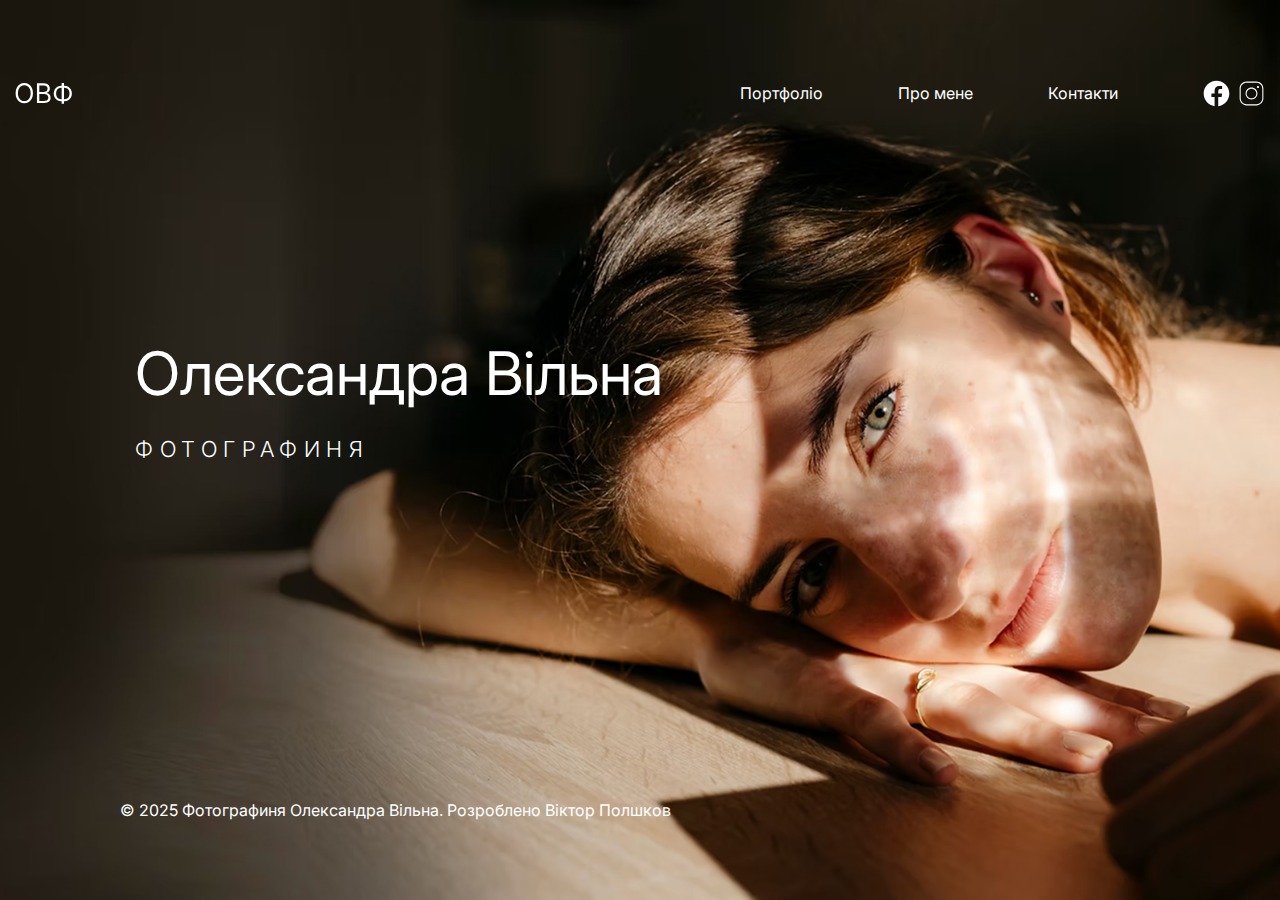
<file: html/index.html>
<!DOCTYPE html>
<html lang="uk">

<head>
    <meta charset="UTF-8">
    <meta name="viewport" content="width=device-width, initial-scale=1.0">
    <title>Портфоліо фотографині - Головна</title>
    <link rel="preconnect" href="https://fonts.googleapis.com">
    <link rel="preconnect" href="https://fonts.gstatic.com" crossorigin>
    <link
        href="https://fonts.googleapis.com/css2?family=Inter:ital,opsz,wght@0,14..32,100..900;1,14..32,100..900&display=swap"
        rel="stylesheet">
    <link rel="stylesheet" href="/css/style.css">
    <link rel="shortcut icon" href="/images/favicon/favicon.ico" type="image/x-icon">
</head>

<body>
    <div class="wrapper">
        <header class="header">
            <div class="header-container">
                <nav class="nav-header">
                    <a href="index.html" class="logo-link"><img src="/images/icons/ovf-logo.svg" alt="Логотип ОВФ"
                            class="nav-logo"></a>
                    <ul class="nav-list">
                        <li class="nav-list-item"><a href="portfolio.html" class="nav-link">Портфоліо</a></li>
                        <li class="nav-list-item"><a href="#" class="nav-link">Про мене</a></li>
                        <li class="nav-list-item"><a href="#" class="nav-link">Контакти</a></li>
                    </ul>
                    <div class="social-media-block">
                        <a href="https://www.facebook.com/" target="_blank" class="social-media-link"><img
                                src="/images/icons/facebook-logo.svg" alt="Facebook" class="social-media-logo"> </a>
                        <a href="https://www.instagram.com/" target="_blank" class="social-media-link"><img
                                src="/images/icons/instagram-logo.svg" alt="Instagram" class="social-media-logo"></a>
                    </div>
                    <button class="burger-button" type="button">
                    </button>
                    <div class="burger-menu">
                        <ul class="nav-list burger-list">
                            <li class="nav-list-item"><a href="portfolio.html" class="nav-link">Портфоліо</a></li>
                            <li class="nav-list-item"><a href="#" class="nav-link">Про мене</a></li>
                            <li class="nav-list-item"><a href="#" class="nav-link">Контакти</a></li>
                        </ul>
                    </div>
                </nav>
            </div>
        </header>
        <main class="main">
            <div class="main-container">
                <div class="title-block">
                    <h1 class="hero-title">Олександра Вільна</h1>
                    <p class="description-title">фотографиня</p>
                </div>
            </div>
        </main>
        <footer class="footer">
            <div class="footer-container">
                <small class="footer-copyright">© 2025 Фотографиня Олександра Вільна. Розроблено Віктор Полшков</small>
            </div>
        </footer>
    </div>
    <script src="/js/script.js"></script>
</body>


</html>
</file>
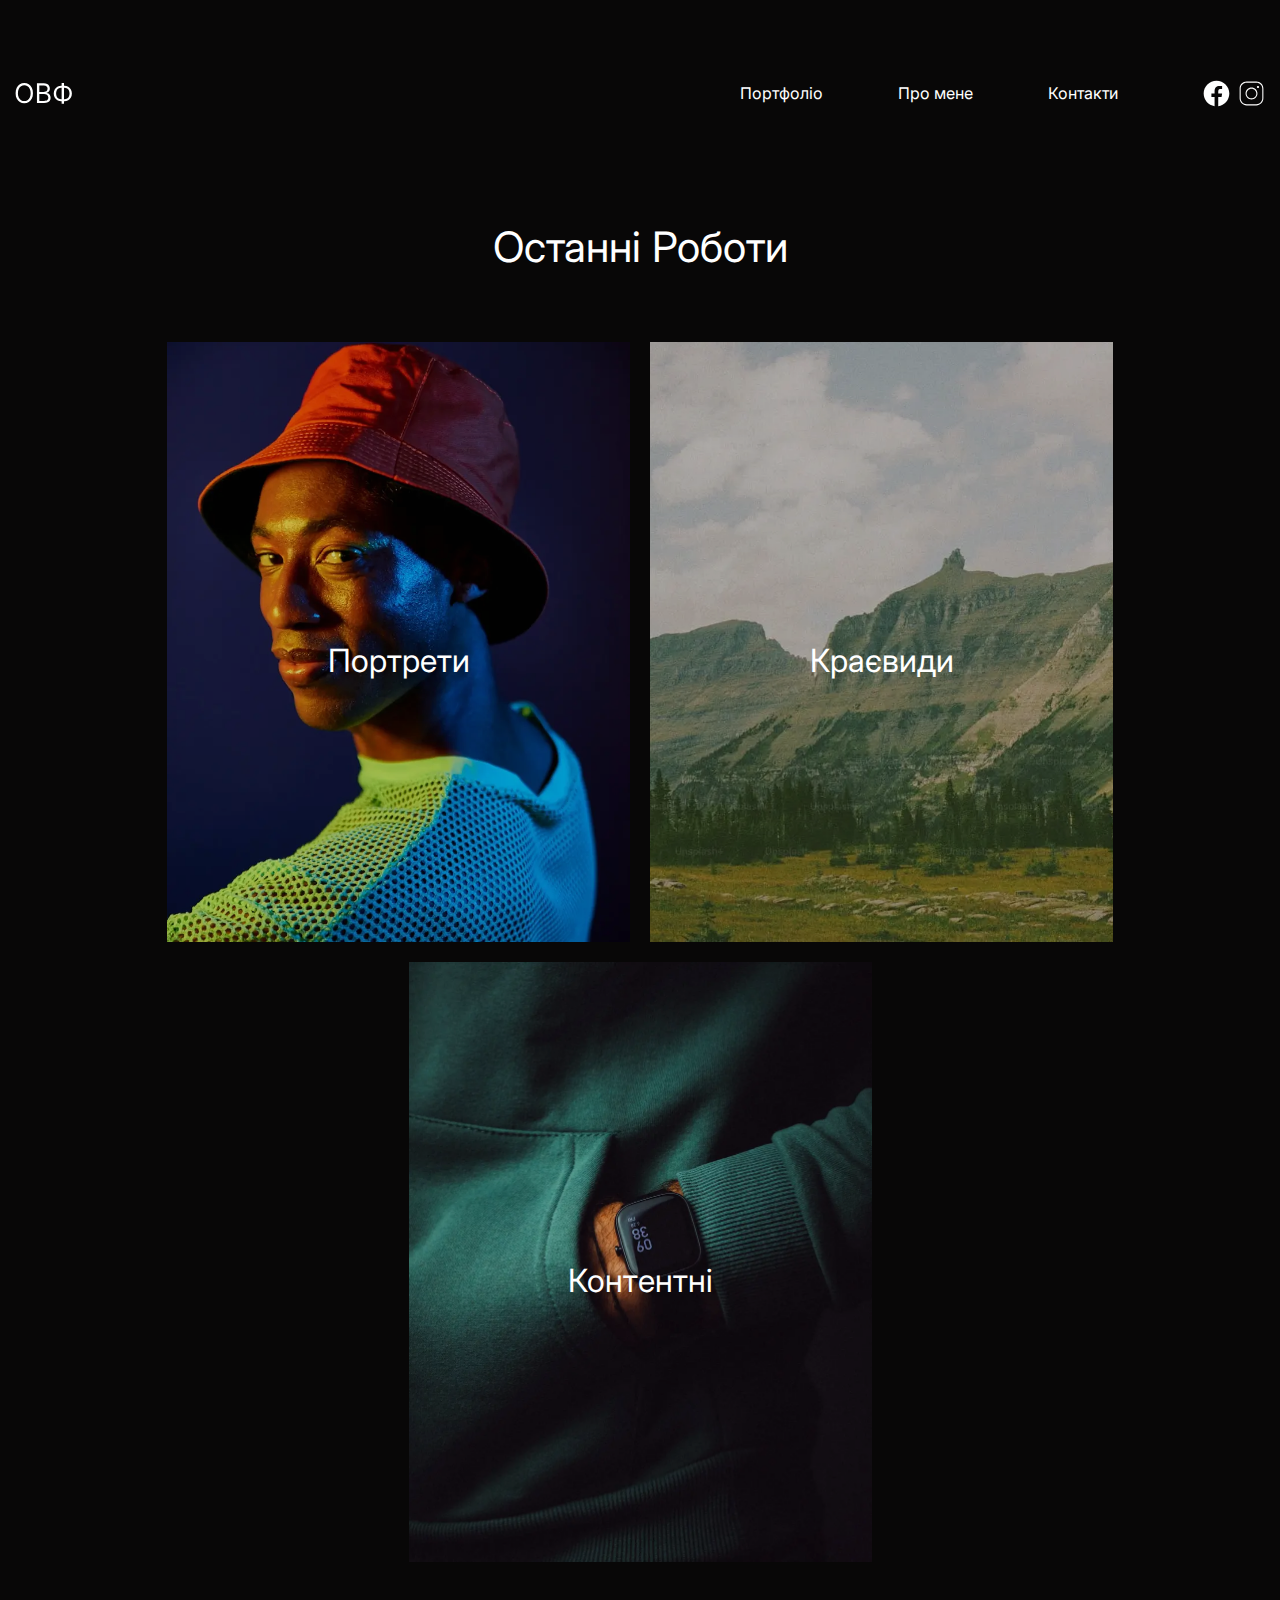
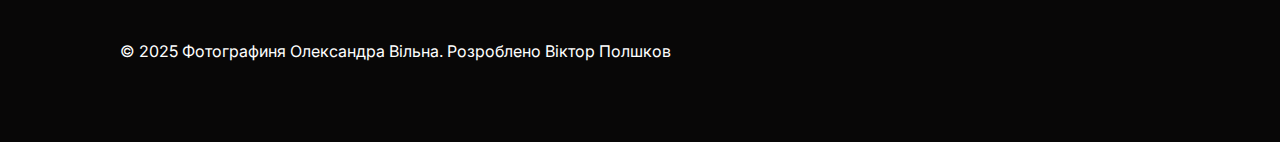
<file: html/portfolio.html>
<!DOCTYPE html>
<html lang="uk">

<head>
    <meta charset="UTF-8">
    <meta name="viewport" content="width=device-width, initial-scale=1.0">
    <title>Портфоліо фотографині - останні роботи</title>
    <link rel="preconnect" href="https://fonts.googleapis.com">
    <link rel="preconnect" href="https://fonts.gstatic.com" crossorigin>
    <link
        href="https://fonts.googleapis.com/css2?family=Inter:ital,opsz,wght@0,14..32,100..900;1,14..32,100..900&display=swap"
        rel="stylesheet">
    <link rel="stylesheet" href="/css/style.css">
    <link rel="shortcut icon" href="/images/favicon/favicon.ico" type="image/x-icon">
</head>

<body>
    <div class="wrapper-portfolio">
        <header class="header-portfolio">
            <div class="header-container">
                <nav class="nav-header">
                    <a href="index.html" class="logo-link"><img src="/images/icons/ovf-logo.svg"
                            alt="Логотип ОВФ" class="nav-logo"></a>
                    <ul class="nav-list">
                        <li class="nav-list-item"><a href="portfolio.html" class="nav-link">Портфоліо</a></li>
                        <li class="nav-list-item"><a href="#" class="nav-link">Про мене</a></li>
                        <li class="nav-list-item"><a href="#" class="nav-link">Контакти</a></li>
                    </ul>
                    <div class="social-media-block">
                        <a href="https://www.facebook.com/" target="_blank" class="social-media-link"><img
                                src="/images/icons/facebook-logo.svg" alt="Facebook" class="social-media-logo"> </a>
                        <a href="https://www.instagram.com/" target="_blank" class="social-media-link-portfolio"><img
                                src="/images/icons/instagram-logo.svg" alt="Instagram" class="social-media-logo"></a>
                    </div>
                    <button class="burger-button" type="button">
                    </button>
                    <div class="burger-menu">
                        <ul class="nav-list burger-list">
                            <li class="nav-list-item-portfolio"><a href="portfolio.html" class="nav-link">Портфоліо</a>
                            </li>
                            <li class="nav-list-item-portfolio"><a href="#" class="nav-link">Про мене</a></li>
                            <li class="nav-list-item-portfolio"><a href="#" class="nav-link">Контакти</a></li>
                        </ul>
                    </div>
                </nav>
            </div>
        </header>
        <main class="main">
            <div class="main-portfolio-container">
                <h1 class="portfolio-title">Останні Роботи</h1>
                    <ul class="portfolio-list">
                        <li class="portfolio-list-item">
                            <a href="/html/portrait.html" class="portfolio-link portrait">
                                <img src="/images/content/portrait.webp" alt="Портрети" class="portfolio-image ">
                            </a>
                        </li>
                        <li class="portfolio-list-item">
                            <a href="#" class="portfolio-link landscape">
                                <img src="/images/content/landscape.webp" alt="Краєвиди" class="portfolio-image">
                            </a>
                        </li>
                        <li class="portfolio-list-item">
                            <a href="#" class="portfolio-link  conten">
                                <img src="/images/content/content.webp" alt="Контентні" class="portfolio-image">
                            </a>
                        </li>
                    </ul>
            </div>
        </main>
        <footer class="footer">
            <div class="footer-container">
                <small class="footer-copyright">© 2025 Фотографиня Олександра Вільна. Розроблено Віктор Полшков</small>
            </div>
        </footer>
    </div>
    <script src="/js/script.js"></script>
</body>

</html>
</file>
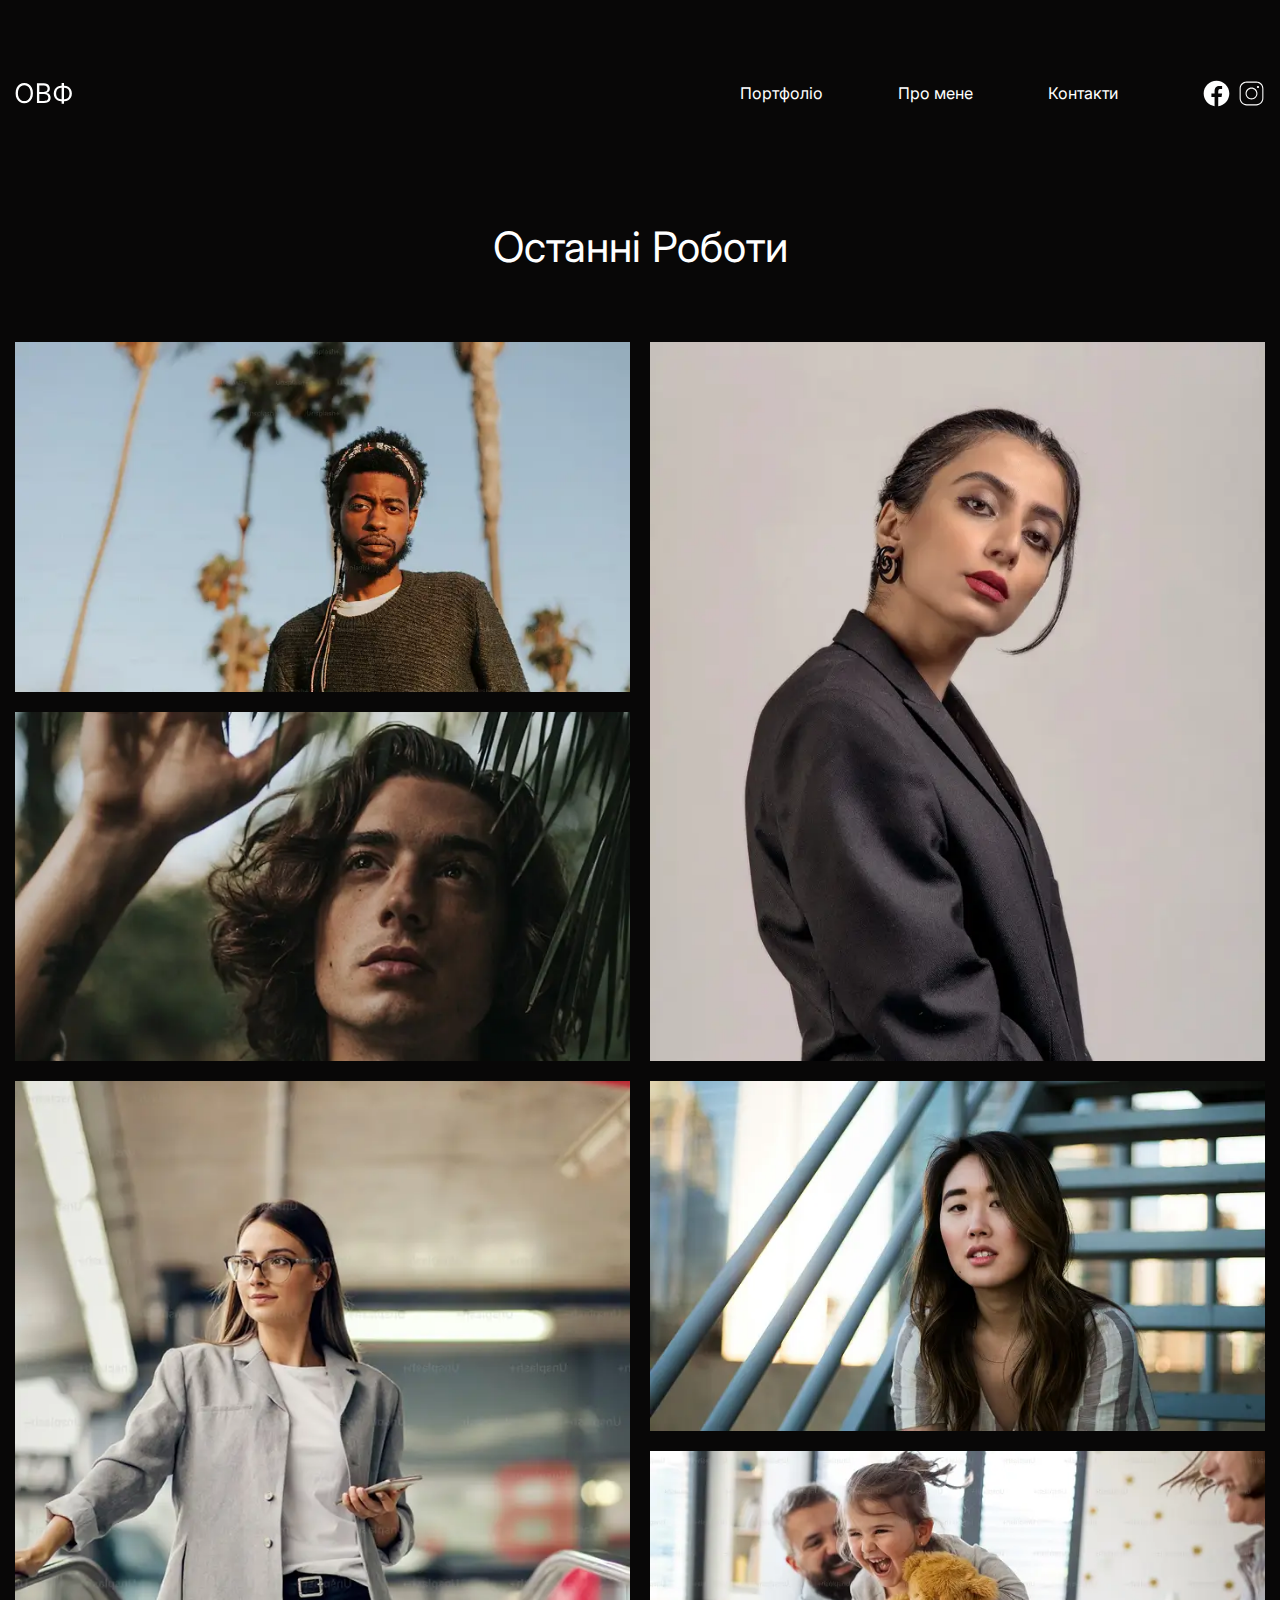
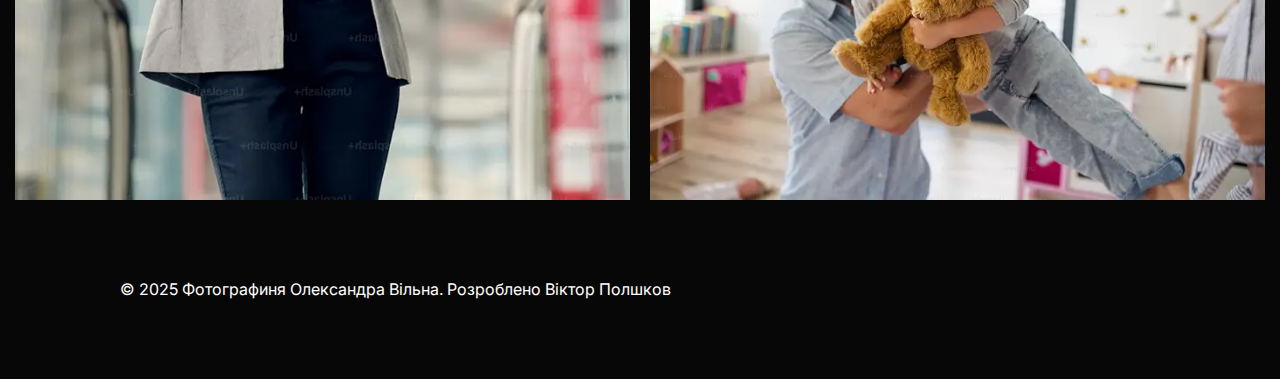
<file: html/portrait.html>
<!DOCTYPE html>
<html lang="uk">

<head>
    <meta charset="UTF-8">
    <meta name="viewport" content="width=device-width, initial-scale=1.0">
    <title>Портфоліо фотографині - останні роботи</title>
    <link rel="preconnect" href="https://fonts.googleapis.com">
    <link rel="preconnect" href="https://fonts.gstatic.com" crossorigin>
    <link
        href="https://fonts.googleapis.com/css2?family=Inter:ital,opsz,wght@0,14..32,100..900;1,14..32,100..900&display=swap"
        rel="stylesheet">
    <link rel="stylesheet" href="/css/style.css">
    <link rel="shortcut icon" href="/images/favicon/favicon.ico" type="image/x-icon">
</head>

<body>
    <div class="wrapper-portrait">
        <header class="header-portrait">
            <div class="header-container">
                <nav class="nav-header">
                    <a href="index.html" class="logo-link"><img src="/images/icons/ovf-logo.svg"
                            alt="Логотип ОВФ" class="nav-logo"></a>
                    <ul class="nav-list">
                        <li class="nav-list-item"><a href="portfolio.html" class="nav-link">Портфоліо</a></li>
                        <li class="nav-list-item"><a href="#" class="nav-link">Про мене</a></li>
                        <li class="nav-list-item"><a href="#" class="nav-link">Контакти</a></li>
                    </ul>
                    <div class="social-media-block">
                        <a href="https://www.facebook.com/" target="_blank" class="social-media-link"><img
                                src="/images/icons/facebook-logo.svg" alt="Facebook" class="social-media-logo"> </a>
                        <a href="https://www.instagram.com/" target="_blank" class="social-media-link-portfolio"><img
                                src="/images/icons/instagram-logo.svg" alt="Instagram" class="social-media-logo"></a>
                    </div>
                    <button class="burger-button" type="button">
                    </button>
                    <div class="burger-menu">
                        <ul class="nav-list burger-list">
                            <li class="nav-list-item-portfolio"><a href="portfolio.html" class="nav-link">Портфоліо</a>
                            </li>
                            <li class="nav-list-item-portfolio"><a href="#" class="nav-link">Про мене</a></li>
                            <li class="nav-list-item-portfolio"><a href="#" class="nav-link">Контакти</a></li>
                        </ul>
                    </div>
                </nav>
            </div>
        </header>
        <main class="main">
            <div class="portrait-container">
                <h1 class="portrait-title">Останні Роботи</h1>
                <div class="portrait-block">
                        <img src="/images/content/portrait-page/petro.webp" alt="Petro" class="different-size-image">
                        <img src="/images/content/portrait-page/mary.webp" alt="Mary" class="different-size-image">
                        <img src="/images/content/portrait-page/grigory.webp" alt="Grigory" class="different-size-image">
                        <img src="/images/content/portrait-page/kate.webp" alt="Kate" class="different-size-image">
                        <img src="/images/content/portrait-page/galia.webp" alt="Galia" class="different-size-image">
                        <img src="/images/content/portrait-page/nikolay.webp" alt="Nikolay" class="different-size-image">
                </div>
            </div>
        </main>
        <footer class="footer">
            <div class="footer-container">
                <small class="footer-copyright">© 2025 Фотографиня Олександра Вільна. Розроблено Віктор Полшков</small>
            </div>
        </footer>
    </div>
    <script src="/js/script.js"></script>
</body>

</html>
</file>
<file: css/style.css>
@charset "UTF-8";
*,
*::before,
*::after {
  padding: 0;
  margin: 0;
  border: none;
  -webkit-box-sizing: border-box;
          box-sizing: border-box;
}

*::before,
*::after {
  display: inline-block;
}

a {
  text-decoration: none;
  color: inherit;
  display: inline-block;
}

li {
  list-style: none;
}

img {
  vertical-align: top;
}

h1,
h2,
h3,
h4,
h5,
h6 {
  font-weight: inherit;
  font-size: inherit;
}

html,
body {
  line-height: 1;
  height: 100%;
}

/* FORM */
input,
button,
textarea {
  font-family: inherit;
  font-size: inherit;
  line-height: inherit;
  color: inherit;
  background-color: transparent;
}

input,
textarea {
  width: 100%;
}

button,
select,
option {
  cursor: pointer;
}

input[type=text],
input[type=email],
input[type=tel],
textarea {
  -webkit-appearance: none;
     -moz-appearance: none;
          appearance: none;
}

.wrapper-portfolio {
  background: rgb(8, 7, 7);
  width: 100%;
  display: -webkit-box;
  display: -ms-flexbox;
  display: flex;
  -webkit-box-orient: vertical;
  -webkit-box-direction: normal;
      -ms-flex-direction: column;
          flex-direction: column;
}

.header-portfolio-container {
  max-width: 1430px;
  padding: 0 15px;
  margin: 0 auto;
}
@media (min-width: 71.25em) {
  .header-portfolio-container {
    padding-top: 5rem;
  }
}
@media (min-width: 20em) and (max-width: 71.25em) {
  @supports (padding-top: clamp( 2.5rem , 1.5243902439rem  +  4.8780487805vw , 5rem )) {
    .header-portfolio-container {
      padding-top: clamp( 2.5rem , 1.5243902439rem  +  4.8780487805vw , 5rem );
    }
  }
  @supports not (padding-top: clamp( 2.5rem , 1.5243902439rem  +  4.8780487805vw , 5rem )) {
    .header-portfolio-container {
      padding-top: calc(2.5rem + 2.5 * (100vw - 20rem) / 51.25);
    }
  }
}
@media (max-width: 20em) {
  .header-portfolio-container {
    padding-top: 2.5rem;
  }
}
@media (min-width: 71.25em) {
  .header-portfolio-container {
    padding-bottom: 5rem;
  }
}
@media (min-width: 20em) and (max-width: 71.25em) {
  @supports (padding-bottom: clamp( 2.5rem , 1.5243902439rem  +  4.8780487805vw , 5rem )) {
    .header-portfolio-container {
      padding-bottom: clamp( 2.5rem , 1.5243902439rem  +  4.8780487805vw , 5rem );
    }
  }
  @supports not (padding-bottom: clamp( 2.5rem , 1.5243902439rem  +  4.8780487805vw , 5rem )) {
    .header-portfolio-container {
      padding-bottom: calc(2.5rem + 2.5 * (100vw - 20rem) / 51.25);
    }
  }
}
@media (max-width: 20em) {
  .header-portfolio-container {
    padding-bottom: 2.5rem;
  }
}
.header-portfolio-container .nav-header {
  display: -webkit-box;
  display: -ms-flexbox;
  display: flex;
  -webkit-box-align: center;
      -ms-flex-align: center;
          align-items: center;
  -webkit-box-pack: justify;
      -ms-flex-pack: justify;
          justify-content: space-between;
  height: 100%;
}
.header-portfolio-container .nav-list-portfolio {
  display: -webkit-box;
  display: -ms-flexbox;
  display: flex;
  margin-left: auto;
}
@media (min-width: 71.25em) {
  .header-portfolio-container .nav-list-portfolio {
    gap: 4.6875rem;
  }
}
@media (min-width: 20em) and (max-width: 71.25em) {
  @supports (gap: clamp( 1.25rem , -0.0914634146rem  +  6.7073170732vw , 4.6875rem )) {
    .header-portfolio-container .nav-list-portfolio {
      gap: clamp( 1.25rem , -0.0914634146rem  +  6.7073170732vw , 4.6875rem );
    }
  }
  @supports not (gap: clamp( 1.25rem , -0.0914634146rem  +  6.7073170732vw , 4.6875rem )) {
    .header-portfolio-container .nav-list-portfolio {
      gap: calc(1.25rem + 3.4375 * (100vw - 20rem) / 51.25);
    }
  }
}
@media (max-width: 20em) {
  .header-portfolio-container .nav-list-portfolio {
    gap: 1.25rem;
  }
}
.header-portfolio-container .social-media-portfolio-block {
  display: -webkit-box;
  display: -ms-flexbox;
  display: flex;
  gap: 10px;
  margin-left: 85px;
}
@media (min-width: 71.25em) {
  .header-portfolio-container .social-media-portfolio-block {
    margin-left: 5.3125rem;
  }
}
@media (min-width: 20em) and (max-width: 71.25em) {
  @supports (margin-left: clamp( 1.5rem , 0.012195122rem  +  7.4390243902vw , 5.3125rem )) {
    .header-portfolio-container .social-media-portfolio-block {
      margin-left: clamp( 1.5rem , 0.012195122rem  +  7.4390243902vw , 5.3125rem );
    }
  }
  @supports not (margin-left: clamp( 1.5rem , 0.012195122rem  +  7.4390243902vw , 5.3125rem )) {
    .header-portfolio-container .social-media-portfolio-block {
      margin-left: calc(1.5rem + 3.8125 * (100vw - 20rem) / 51.25);
    }
  }
}
@media (max-width: 20em) {
  .header-portfolio-container .social-media-portfolio-block {
    margin-left: 1.5rem;
  }
}
.header-portfolio-container .social-media-portfolio-block .social-media-logo-portfolio {
  max-width: 27px;
  height: 100%;
}

.main-portfolio-container {
  display: -webkit-box;
  display: -ms-flexbox;
  display: flex;
  -webkit-box-orient: vertical;
  -webkit-box-direction: normal;
      -ms-flex-direction: column;
          flex-direction: column;
  max-width: 1460px;
  padding: 0 15px;
  margin: 0 auto;
}

.portfolio-title {
  line-height: 1.2;
  text-align: center;
}
@media (min-width: 71.25em) {
  .portfolio-title {
    font-size: 2.625rem;
  }
}
@media (min-width: 20em) and (max-width: 71.25em) {
  @supports (font-size: clamp( 1.625rem , 1.2347560976rem  +  1.9512195122vw , 2.625rem )) {
    .portfolio-title {
      font-size: clamp( 1.625rem , 1.2347560976rem  +  1.9512195122vw , 2.625rem );
    }
  }
  @supports not (font-size: clamp( 1.625rem , 1.2347560976rem  +  1.9512195122vw , 2.625rem )) {
    .portfolio-title {
      font-size: calc(1.625rem + 1 * (100vw - 20rem) / 51.25);
    }
  }
}
@media (max-width: 20em) {
  .portfolio-title {
    font-size: 1.625rem;
  }
}
@media (min-width: 71.25em) {
  .portfolio-title {
    margin-bottom: 4.375rem;
  }
}
@media (min-width: 20em) and (max-width: 71.25em) {
  @supports (margin-bottom: clamp( 1.5625rem , 0.4649390244rem  +  5.487804878vw , 4.375rem )) {
    .portfolio-title {
      margin-bottom: clamp( 1.5625rem , 0.4649390244rem  +  5.487804878vw , 4.375rem );
    }
  }
  @supports not (margin-bottom: clamp( 1.5625rem , 0.4649390244rem  +  5.487804878vw , 4.375rem )) {
    .portfolio-title {
      margin-bottom: calc(1.5625rem + 2.8125 * (100vw - 20rem) / 51.25);
    }
  }
}
@media (max-width: 20em) {
  .portfolio-title {
    margin-bottom: 1.5625rem;
  }
}

.portfolio-list {
  display: -webkit-box;
  display: -ms-flexbox;
  display: flex;
  -ms-flex-wrap: wrap;
      flex-wrap: wrap;
  -webkit-box-pack: center;
      -ms-flex-pack: center;
          justify-content: center;
  gap: 20px;
  position: relative;
}

.portfolio-image {
  -webkit-box-flex: 1;
      -ms-flex: 1 1;
          flex: 1 1;
  -o-object-fit: cover;
     object-fit: cover;
  opacity: 0.8;
}

.portfolio-link {
  display: -webkit-box;
  display: -ms-flexbox;
  display: flex;
  width: 100%;
  height: 100%;
}

.portfolio-list-item {
  display: -webkit-box;
  display: -ms-flexbox;
  display: flex;
  -webkit-box-flex: 1;
      -ms-flex-positive: 1;
          flex-grow: 1;
  position: relative;
  -webkit-box-pack: center;
      -ms-flex-pack: center;
          justify-content: center;
  -webkit-transition: -webkit-transform 0.6s ease-in-out;
  transition: -webkit-transform 0.6s ease-in-out;
  transition: transform 0.6s ease-in-out;
  transition: transform 0.6s ease-in-out, -webkit-transform 0.6s ease-in-out;
}
@media (min-width: 71.25em) {
  .portfolio-list-item {
    max-width: 28.9375rem;
  }
}
@media (min-width: 20em) and (max-width: 71.25em) {
  @supports (max-width: clamp( 16.875rem , 12.1676829268rem  +  23.5365853659vw , 28.9375rem )) {
    .portfolio-list-item {
      max-width: clamp( 16.875rem , 12.1676829268rem  +  23.5365853659vw , 28.9375rem );
    }
  }
  @supports not (max-width: clamp( 16.875rem , 12.1676829268rem  +  23.5365853659vw , 28.9375rem )) {
    .portfolio-list-item {
      max-width: calc(16.875rem + 12.0625 * (100vw - 20rem) / 51.25);
    }
  }
}
@media (max-width: 20em) {
  .portfolio-list-item {
    max-width: 16.875rem;
  }
}
@media (min-width: 71.25em) {
  .portfolio-list-item {
    height: 37.5rem;
  }
}
@media (min-width: 20em) and (max-width: 71.25em) {
  @supports (height: clamp( 20rem , 13.1707317073rem  +  34.1463414634vw , 37.5rem )) {
    .portfolio-list-item {
      height: clamp( 20rem , 13.1707317073rem  +  34.1463414634vw , 37.5rem );
    }
  }
  @supports not (height: clamp( 20rem , 13.1707317073rem  +  34.1463414634vw , 37.5rem )) {
    .portfolio-list-item {
      height: calc(20rem + 17.5 * (100vw - 20rem) / 51.25);
    }
  }
}
@media (max-width: 20em) {
  .portfolio-list-item {
    height: 20rem;
  }
}

.portfolio-link:hover {
  -webkit-transform: scale(1.05);
      -ms-transform: scale(1.05);
          transform: scale(1.05);
}

.portrait::after {
  content: "Портрети";
  position: absolute;
  top: 50%;
  left: 50%;
  -webkit-transform: translateX(-50%);
      -ms-transform: translateX(-50%);
          transform: translateX(-50%);
  line-height: 1.2;
}
@media (min-width: 71.25em) {
  .portrait::after {
    font-size: 2rem;
  }
}
@media (min-width: 20em) and (max-width: 71.25em) {
  @supports (font-size: clamp( 1.375rem , 1.131097561rem  +  1.2195121951vw , 2rem )) {
    .portrait::after {
      font-size: clamp( 1.375rem , 1.131097561rem  +  1.2195121951vw , 2rem );
    }
  }
  @supports not (font-size: clamp( 1.375rem , 1.131097561rem  +  1.2195121951vw , 2rem )) {
    .portrait::after {
      font-size: calc(1.375rem + 0.625 * (100vw - 20rem) / 51.25);
    }
  }
}
@media (max-width: 20em) {
  .portrait::after {
    font-size: 1.375rem;
  }
}

.portrait:hover::after,
.landscape:hover::after,
.conten:hover::after {
  color: rgb(207, 200, 200);
}

.landscape::after {
  content: "Краєвиди";
  position: absolute;
  top: 50%;
  left: 50%;
  -webkit-transform: translateX(-50%);
      -ms-transform: translateX(-50%);
          transform: translateX(-50%);
  line-height: 1.2;
}
@media (min-width: 71.25em) {
  .landscape::after {
    font-size: 2rem;
  }
}
@media (min-width: 20em) and (max-width: 71.25em) {
  @supports (font-size: clamp( 1.375rem , 1.131097561rem  +  1.2195121951vw , 2rem )) {
    .landscape::after {
      font-size: clamp( 1.375rem , 1.131097561rem  +  1.2195121951vw , 2rem );
    }
  }
  @supports not (font-size: clamp( 1.375rem , 1.131097561rem  +  1.2195121951vw , 2rem )) {
    .landscape::after {
      font-size: calc(1.375rem + 0.625 * (100vw - 20rem) / 51.25);
    }
  }
}
@media (max-width: 20em) {
  .landscape::after {
    font-size: 1.375rem;
  }
}

.conten::after {
  content: "Контентні";
  position: absolute;
  top: 50%;
  left: 50%;
  -webkit-transform: translateX(-50%);
      -ms-transform: translateX(-50%);
          transform: translateX(-50%);
  line-height: 1.2;
}
@media (min-width: 71.25em) {
  .conten::after {
    font-size: 2rem;
  }
}
@media (min-width: 20em) and (max-width: 71.25em) {
  @supports (font-size: clamp( 1.375rem , 1.131097561rem  +  1.2195121951vw , 2rem )) {
    .conten::after {
      font-size: clamp( 1.375rem , 1.131097561rem  +  1.2195121951vw , 2rem );
    }
  }
  @supports not (font-size: clamp( 1.375rem , 1.131097561rem  +  1.2195121951vw , 2rem )) {
    .conten::after {
      font-size: calc(1.375rem + 0.625 * (100vw - 20rem) / 51.25);
    }
  }
}
@media (max-width: 20em) {
  .conten::after {
    font-size: 1.375rem;
  }
}

img {
  max-width: 100%;
  height: 100%;
  -o-object-fit: cover;
     object-fit: cover;
}

.wrapper-portrait {
  background: rgb(8, 7, 7);
  width: 100%;
  display: -webkit-box;
  display: -ms-flexbox;
  display: flex;
  -webkit-box-orient: vertical;
  -webkit-box-direction: normal;
      -ms-flex-direction: column;
          flex-direction: column;
}

.portrait-container {
  max-width: 1460px;
  margin: 0 auto;
  padding: 0 15px;
}

.portrait-title {
  font-size: 42px;
  line-height: 1.2;
  text-align: center;
}
@media (min-width: 71.25em) {
  .portrait-title {
    font-size: 2.625rem;
  }
}
@media (min-width: 20em) and (max-width: 71.25em) {
  @supports (font-size: clamp( 1.75rem , 1.4085365854rem  +  1.7073170732vw , 2.625rem )) {
    .portrait-title {
      font-size: clamp( 1.75rem , 1.4085365854rem  +  1.7073170732vw , 2.625rem );
    }
  }
  @supports not (font-size: clamp( 1.75rem , 1.4085365854rem  +  1.7073170732vw , 2.625rem )) {
    .portrait-title {
      font-size: calc(1.75rem + 0.875 * (100vw - 20rem) / 51.25);
    }
  }
}
@media (max-width: 20em) {
  .portrait-title {
    font-size: 1.75rem;
  }
}
@media (min-width: 71.25em) {
  .portrait-title {
    margin-bottom: 4.375rem;
  }
}
@media (min-width: 20em) and (max-width: 71.25em) {
  @supports (margin-bottom: clamp( 1.5625rem , 0.4649390244rem  +  5.487804878vw , 4.375rem )) {
    .portrait-title {
      margin-bottom: clamp( 1.5625rem , 0.4649390244rem  +  5.487804878vw , 4.375rem );
    }
  }
  @supports not (margin-bottom: clamp( 1.5625rem , 0.4649390244rem  +  5.487804878vw , 4.375rem )) {
    .portrait-title {
      margin-bottom: calc(1.5625rem + 2.8125 * (100vw - 20rem) / 51.25);
    }
  }
}
@media (max-width: 20em) {
  .portrait-title {
    margin-bottom: 1.5625rem;
  }
}

.portrait-block {
  display: grid;
  gap: 20px;
  grid-template-columns: repeat(auto-fit, minmax(500px, 1fr));
}

.portrait-block :nth-child(2),
.portrait-block :nth-child(4) {
  grid-row: span 2;
}

@media (max-width: 1115px) {
  .portrait-block {
    grid-template-columns: repeat(auto-fit, minmax(400px, 1fr));
  }
}
@media (max-width: 880px) {
  .portrait-block {
    gap: 15px;
    grid-template-columns: repeat(auto-fit, minmax(300px, 1fr));
  }
  .portrait-block :nth-child(4) {
    grid-column: 1/2;
    grid-row: 1/2;
  }
  .portrait-block :nth-child(2) {
    grid-column: 2/3;
    grid-row: 1/2;
  }
}
@media (max-width: 675px) {
  .portrait-block {
    gap: 10px;
    grid-template-columns: repeat(auto-fit, minmax(210px, 1fr));
  }
}
@media (max-width: 470px) {
  .portrait-block {
    grid-template-columns: 1fr;
    -webkit-box-align: center;
        -ms-flex-align: center;
            align-items: center;
  }
  .portrait-block :nth-child(2),
  .portrait-block :nth-child(4) {
    grid-row: auto;
    grid-column: auto;
  }
  .portrait-block :nth-child(2) {
    grid-row: 1;
  }
  .portrait-block :nth-child(4) {
    grid-row: 2;
  }
}
body {
  font-family: "Inter", sans-serif;
  font-weight: 400;
  font-size: 16px;
  line-height: 1.2;
  color: rgb(255, 255, 255);
  width: 100%;
  height: 100%;
}

@media (min-width: 71.25em) {
  .header-portrait,
  .header-portfolio {
    margin-bottom: 2.1875rem;
  }
}
@media (min-width: 20em) and (max-width: 71.25em) {
  @supports (margin-bottom: clamp( 0.9375rem , 0.449695122rem  +  2.4390243902vw , 2.1875rem )) {
    .header-portrait,
    .header-portfolio {
      margin-bottom: clamp( 0.9375rem , 0.449695122rem  +  2.4390243902vw , 2.1875rem );
    }
  }
  @supports not (margin-bottom: clamp( 0.9375rem , 0.449695122rem  +  2.4390243902vw , 2.1875rem )) {
    .header-portrait,
    .header-portfolio {
      margin-bottom: calc(0.9375rem + 1.25 * (100vw - 20rem) / 51.25);
    }
  }
}
@media (max-width: 20em) {
  .header-portrait,
  .header-portfolio {
    margin-bottom: 0.9375rem;
  }
}

.wrapper {
  background-image: url("../images/content/background-image.jpg");
  background-size: cover;
  background-repeat: no-repeat;
  background-attachment: fixed;
  width: 100%;
  height: 100%;
  display: -webkit-box;
  display: -ms-flexbox;
  display: flex;
  -webkit-box-orient: vertical;
  -webkit-box-direction: normal;
      -ms-flex-direction: column;
          flex-direction: column;
}

.header {
  margin-bottom: 150px;
}
@media (min-width: 71.25em) {
  .header {
    margin-bottom: 9.375rem;
  }
}
@media (min-width: 20em) and (max-width: 71.25em) {
  @supports (margin-bottom: clamp( 2.5rem , -0.1829268293rem  +  13.4146341463vw , 9.375rem )) {
    .header {
      margin-bottom: clamp( 2.5rem , -0.1829268293rem  +  13.4146341463vw , 9.375rem );
    }
  }
  @supports not (margin-bottom: clamp( 2.5rem , -0.1829268293rem  +  13.4146341463vw , 9.375rem )) {
    .header {
      margin-bottom: calc(2.5rem + 6.875 * (100vw - 20rem) / 51.25);
    }
  }
}
@media (max-width: 20em) {
  .header {
    margin-bottom: 2.5rem;
  }
}

.header-container {
  max-width: 1430px;
  padding: 0 15px;
  margin: 0 auto;
}
@media (min-width: 71.25em) {
  .header-container {
    padding-top: 5rem;
  }
}
@media (min-width: 20em) and (max-width: 71.25em) {
  @supports (padding-top: clamp( 2.5rem , 1.5243902439rem  +  4.8780487805vw , 5rem )) {
    .header-container {
      padding-top: clamp( 2.5rem , 1.5243902439rem  +  4.8780487805vw , 5rem );
    }
  }
  @supports not (padding-top: clamp( 2.5rem , 1.5243902439rem  +  4.8780487805vw , 5rem )) {
    .header-container {
      padding-top: calc(2.5rem + 2.5 * (100vw - 20rem) / 51.25);
    }
  }
}
@media (max-width: 20em) {
  .header-container {
    padding-top: 2.5rem;
  }
}
@media (min-width: 71.25em) {
  .header-container {
    padding-bottom: 5rem;
  }
}
@media (min-width: 20em) and (max-width: 71.25em) {
  @supports (padding-bottom: clamp( 2.5rem , 1.5243902439rem  +  4.8780487805vw , 5rem )) {
    .header-container {
      padding-bottom: clamp( 2.5rem , 1.5243902439rem  +  4.8780487805vw , 5rem );
    }
  }
  @supports not (padding-bottom: clamp( 2.5rem , 1.5243902439rem  +  4.8780487805vw , 5rem )) {
    .header-container {
      padding-bottom: calc(2.5rem + 2.5 * (100vw - 20rem) / 51.25);
    }
  }
}
@media (max-width: 20em) {
  .header-container {
    padding-bottom: 2.5rem;
  }
}
.header-container .nav-header {
  display: -webkit-box;
  display: -ms-flexbox;
  display: flex;
  -webkit-box-align: center;
      -ms-flex-align: center;
          align-items: center;
  -webkit-box-pack: justify;
      -ms-flex-pack: justify;
          justify-content: space-between;
  height: 100%;
}
.header-container .nav-list {
  display: -webkit-box;
  display: -ms-flexbox;
  display: flex;
  margin-left: auto;
}
@media (min-width: 71.25em) {
  .header-container .nav-list {
    gap: 4.6875rem;
  }
}
@media (min-width: 20em) and (max-width: 71.25em) {
  @supports (gap: clamp( 1.25rem , -0.0914634146rem  +  6.7073170732vw , 4.6875rem )) {
    .header-container .nav-list {
      gap: clamp( 1.25rem , -0.0914634146rem  +  6.7073170732vw , 4.6875rem );
    }
  }
  @supports not (gap: clamp( 1.25rem , -0.0914634146rem  +  6.7073170732vw , 4.6875rem )) {
    .header-container .nav-list {
      gap: calc(1.25rem + 3.4375 * (100vw - 20rem) / 51.25);
    }
  }
}
@media (max-width: 20em) {
  .header-container .nav-list {
    gap: 1.25rem;
  }
}
.header-container .nav-list .nav-link {
  -webkit-transition: -webkit-transform 0.3s ease;
  transition: -webkit-transform 0.3s ease;
  transition: transform 0.3s ease;
  transition: transform 0.3s ease, -webkit-transform 0.3s ease;
}
.header-container .nav-list .nav-link:hover {
  color: rgb(207, 200, 200);
}
.header-container .nav-list .nav-link:hover {
  color: rgb(207, 200, 200);
}
.header-container .social-media-block {
  display: -webkit-box;
  display: -ms-flexbox;
  display: flex;
  gap: 10px;
  margin-left: 85px;
}
@media (min-width: 71.25em) {
  .header-container .social-media-block {
    margin-left: 5.3125rem;
  }
}
@media (min-width: 20em) and (max-width: 71.25em) {
  @supports (margin-left: clamp( 1.5rem , 0.012195122rem  +  7.4390243902vw , 5.3125rem )) {
    .header-container .social-media-block {
      margin-left: clamp( 1.5rem , 0.012195122rem  +  7.4390243902vw , 5.3125rem );
    }
  }
  @supports not (margin-left: clamp( 1.5rem , 0.012195122rem  +  7.4390243902vw , 5.3125rem )) {
    .header-container .social-media-block {
      margin-left: calc(1.5rem + 3.8125 * (100vw - 20rem) / 51.25);
    }
  }
}
@media (max-width: 20em) {
  .header-container .social-media-block {
    margin-left: 1.5rem;
  }
}
.header-container .social-media-block .social-media-logo {
  max-width: 27px;
  height: 100%;
}

.burger-button {
  display: none;
  position: relative;
  width: 30px;
  height: 20px;
  border-bottom: 2px solid white;
  -webkit-transition: opacity 0.3s ease;
  transition: opacity 0.3s ease;
}

.burger-button::before,
.burger-button::after {
  content: "";
  width: 100%;
  height: 2px;
  background: rgb(255, 255, 255);
  position: absolute;
  top: 0;
  left: 0;
  -webkit-transition: -webkit-transform 0.1s ease;
  transition: -webkit-transform 0.1s ease;
  transition: transform 0.1s ease;
  transition: transform 0.1s ease, -webkit-transform 0.1s ease;
}

.burger-button::after {
  top: 50%;
}

.burger-opened .burger-button {
  border-bottom: none;
}

.burger-opened .burger-button::before {
  top: 30%;
  -webkit-transform: rotate(45deg) translateY(5px);
      -ms-transform: rotate(45deg) translateY(5px);
          transform: rotate(45deg) translateY(5px);
}

.burger-opened .burger-button::after {
  top: 65%;
  -webkit-transform: rotate(-45deg) translateY(-5px);
      -ms-transform: rotate(-45deg) translateY(-5px);
          transform: rotate(-45deg) translateY(-5px);
}

.burger-opened .burger-menu {
  -webkit-transform: translateX(0);
      -ms-transform: translateX(0);
          transform: translateX(0);
}

.burger-menu {
  position: fixed;
  height: 100%;
  width: 100vw;
  left: 0;
  padding: 20px 30px;
  -webkit-transform: translateX(-100%);
      -ms-transform: translateX(-100%);
          transform: translateX(-100%);
  -webkit-transition: 0.5s;
  transition: 0.5s;
  background-color: rgba(0, 0, 0, 0.8);
  z-index: 3;
}
@media (min-width: 71.25em) {
  .burger-menu {
    top: 11.25rem;
  }
}
@media (min-width: 20em) and (max-width: 71.25em) {
  @supports (top: clamp( 5rem , 2.5609756098rem  +  12.1951219512vw , 11.25rem )) {
    .burger-menu {
      top: clamp( 5rem , 2.5609756098rem  +  12.1951219512vw , 11.25rem );
    }
  }
  @supports not (top: clamp( 5rem , 2.5609756098rem  +  12.1951219512vw , 11.25rem )) {
    .burger-menu {
      top: calc(5rem + 6.25 * (100vw - 20rem) / 51.25);
    }
  }
}
@media (max-width: 20em) {
  .burger-menu {
    top: 5rem;
  }
}
.burger-menu .burger-list {
  display: -webkit-box;
  display: -ms-flexbox;
  display: flex;
  -webkit-box-orient: vertical;
  -webkit-box-direction: normal;
      -ms-flex-direction: column;
          flex-direction: column;
  gap: 40px;
}

.burger-opened .burger-menu::after {
  content: url("");
  height: 100%;
  width: 100vw;
  position: absolute;
  top: 0;
  left: 100%;
}

@media (max-width: 530px) {
  .nav-header > .nav-list {
    display: none;
  }
  .burger-button {
    display: block;
    position: absolute;
    top: 50%;
    right: 20px;
    -webkit-transform: translateY(-50%);
        -ms-transform: translateY(-50%);
            transform: translateY(-50%);
  }
  .header-container {
    position: relative;
  }
  .social-media-block {
    margin-right: 50px;
  }
}
.main {
  -webkit-box-flex: 1;
      -ms-flex: 1;
          flex: 1;
}

.main-container {
  max-width: 1430px;
  padding: 0 15px;
  margin: 0 auto;
}
.main-container .title-block {
  max-width: 1160px;
  height: 126px;
}
@media (min-width: 71.25em) {
  .main-container .title-block {
    padding-left: 7.5rem;
  }
}
@media (min-width: 20em) and (max-width: 71.25em) {
  @supports (padding-left: clamp( 1.875rem , -0.3201219512rem  +  10.9756097561vw , 7.5rem )) {
    .main-container .title-block {
      padding-left: clamp( 1.875rem , -0.3201219512rem  +  10.9756097561vw , 7.5rem );
    }
  }
  @supports not (padding-left: clamp( 1.875rem , -0.3201219512rem  +  10.9756097561vw , 7.5rem )) {
    .main-container .title-block {
      padding-left: calc(1.875rem + 5.625 * (100vw - 20rem) / 51.25);
    }
  }
}
@media (max-width: 20em) {
  .main-container .title-block {
    padding-left: 1.875rem;
  }
}
.main-container .title-block .hero-title {
  margin-bottom: 27px;
}
@media (min-width: 71.25em) {
  .main-container .title-block .hero-title {
    font-size: 3.75rem;
  }
}
@media (min-width: 20em) and (max-width: 71.25em) {
  @supports (font-size: clamp( 1.875rem , 1.1432926829rem  +  3.6585365854vw , 3.75rem )) {
    .main-container .title-block .hero-title {
      font-size: clamp( 1.875rem , 1.1432926829rem  +  3.6585365854vw , 3.75rem );
    }
  }
  @supports not (font-size: clamp( 1.875rem , 1.1432926829rem  +  3.6585365854vw , 3.75rem )) {
    .main-container .title-block .hero-title {
      font-size: calc(1.875rem + 1.875 * (100vw - 20rem) / 51.25);
    }
  }
}
@media (max-width: 20em) {
  .main-container .title-block .hero-title {
    font-size: 1.875rem;
  }
}
.main-container .title-block .description-title {
  font-weight: 300;
  letter-spacing: 0.3em;
  text-transform: uppercase;
}
@media (min-width: 71.25em) {
  .main-container .title-block .description-title {
    font-size: 1.375rem;
  }
}
@media (min-width: 20em) and (max-width: 71.25em) {
  @supports (font-size: clamp( 0.75rem , 0.506097561rem  +  1.2195121951vw , 1.375rem )) {
    .main-container .title-block .description-title {
      font-size: clamp( 0.75rem , 0.506097561rem  +  1.2195121951vw , 1.375rem );
    }
  }
  @supports not (font-size: clamp( 0.75rem , 0.506097561rem  +  1.2195121951vw , 1.375rem )) {
    .main-container .title-block .description-title {
      font-size: calc(0.75rem + 0.625 * (100vw - 20rem) / 51.25);
    }
  }
}
@media (max-width: 20em) {
  .main-container .title-block .description-title {
    font-size: 0.75rem;
  }
}

.footer-container {
  max-width: 1430px;
  padding: 0 15px;
  margin: 0 auto;
  display: -webkit-box;
  display: -ms-flexbox;
  display: flex;
  -webkit-box-align: center;
      -ms-flex-align: center;
          align-items: center;
}
@media (min-width: 71.25em) {
  .footer-container {
    padding-top: 5rem;
  }
}
@media (min-width: 20em) and (max-width: 71.25em) {
  @supports (padding-top: clamp( 2.5rem , 1.5243902439rem  +  4.8780487805vw , 5rem )) {
    .footer-container {
      padding-top: clamp( 2.5rem , 1.5243902439rem  +  4.8780487805vw , 5rem );
    }
  }
  @supports not (padding-top: clamp( 2.5rem , 1.5243902439rem  +  4.8780487805vw , 5rem )) {
    .footer-container {
      padding-top: calc(2.5rem + 2.5 * (100vw - 20rem) / 51.25);
    }
  }
}
@media (max-width: 20em) {
  .footer-container {
    padding-top: 2.5rem;
  }
}
@media (min-width: 71.25em) {
  .footer-container {
    padding-bottom: 5rem;
  }
}
@media (min-width: 20em) and (max-width: 71.25em) {
  @supports (padding-bottom: clamp( 2.5rem , 1.5243902439rem  +  4.8780487805vw , 5rem )) {
    .footer-container {
      padding-bottom: clamp( 2.5rem , 1.5243902439rem  +  4.8780487805vw , 5rem );
    }
  }
  @supports not (padding-bottom: clamp( 2.5rem , 1.5243902439rem  +  4.8780487805vw , 5rem )) {
    .footer-container {
      padding-bottom: calc(2.5rem + 2.5 * (100vw - 20rem) / 51.25);
    }
  }
}
@media (max-width: 20em) {
  .footer-container {
    padding-bottom: 2.5rem;
  }
}
@media (min-width: 71.25em) {
  .footer-container {
    padding-left: 7.5rem;
  }
}
@media (min-width: 20em) and (max-width: 71.25em) {
  @supports (padding-left: clamp( 1.875rem , -0.3201219512rem  +  10.9756097561vw , 7.5rem )) {
    .footer-container {
      padding-left: clamp( 1.875rem , -0.3201219512rem  +  10.9756097561vw , 7.5rem );
    }
  }
  @supports not (padding-left: clamp( 1.875rem , -0.3201219512rem  +  10.9756097561vw , 7.5rem )) {
    .footer-container {
      padding-left: calc(1.875rem + 5.625 * (100vw - 20rem) / 51.25);
    }
  }
}
@media (max-width: 20em) {
  .footer-container {
    padding-left: 1.875rem;
  }
}

.footer-copyright {
  font-family: "Inter", sans-serif;
  font-weight: 400;
  line-height: 1.2;
  color: rgb(255, 255, 255);
}
@media (min-width: 71.25em) {
  .footer-copyright {
    font-size: 1rem;
  }
}
@media (min-width: 20em) and (max-width: 71.25em) {
  @supports (font-size: clamp( 0.75rem , 0.6524390244rem  +  0.487804878vw , 1rem )) {
    .footer-copyright {
      font-size: clamp( 0.75rem , 0.6524390244rem  +  0.487804878vw , 1rem );
    }
  }
  @supports not (font-size: clamp( 0.75rem , 0.6524390244rem  +  0.487804878vw , 1rem )) {
    .footer-copyright {
      font-size: calc(0.75rem + 0.25 * (100vw - 20rem) / 51.25);
    }
  }
}
@media (max-width: 20em) {
  .footer-copyright {
    font-size: 0.75rem;
  }
}
</file>
